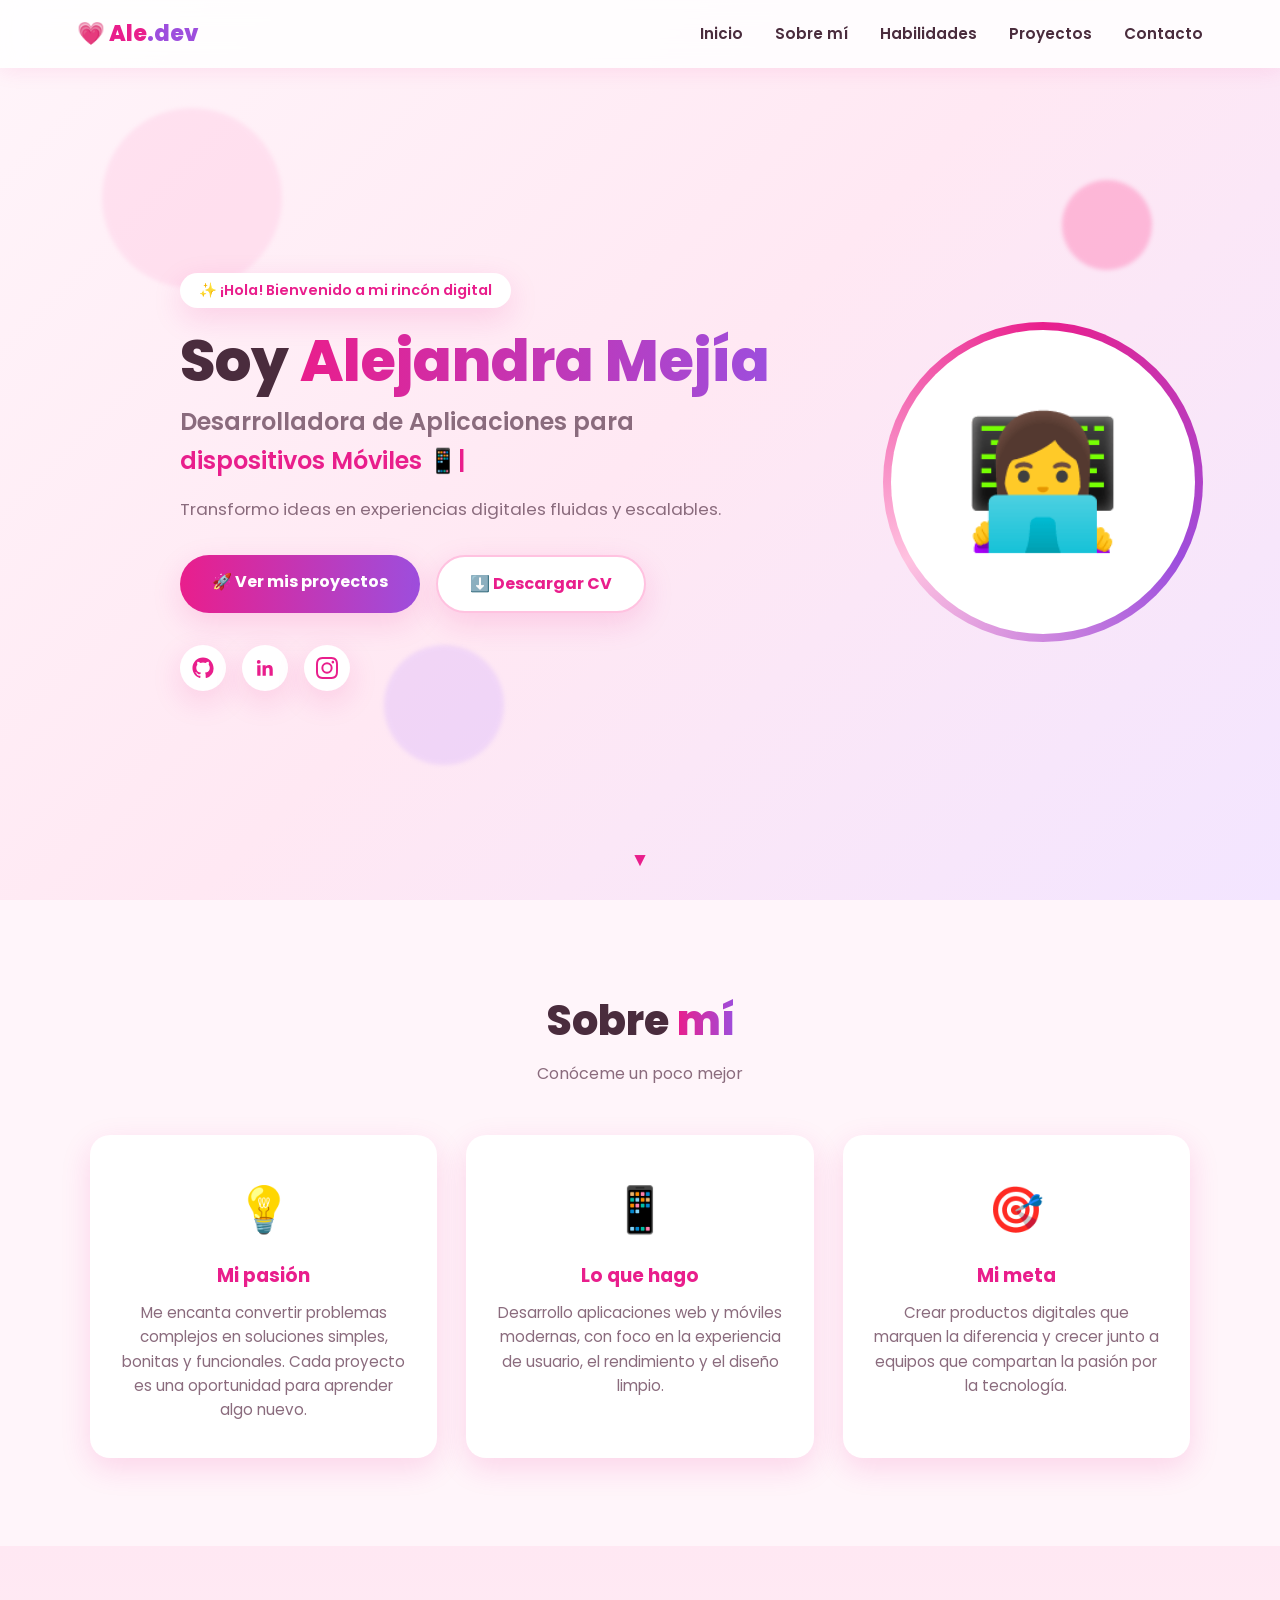
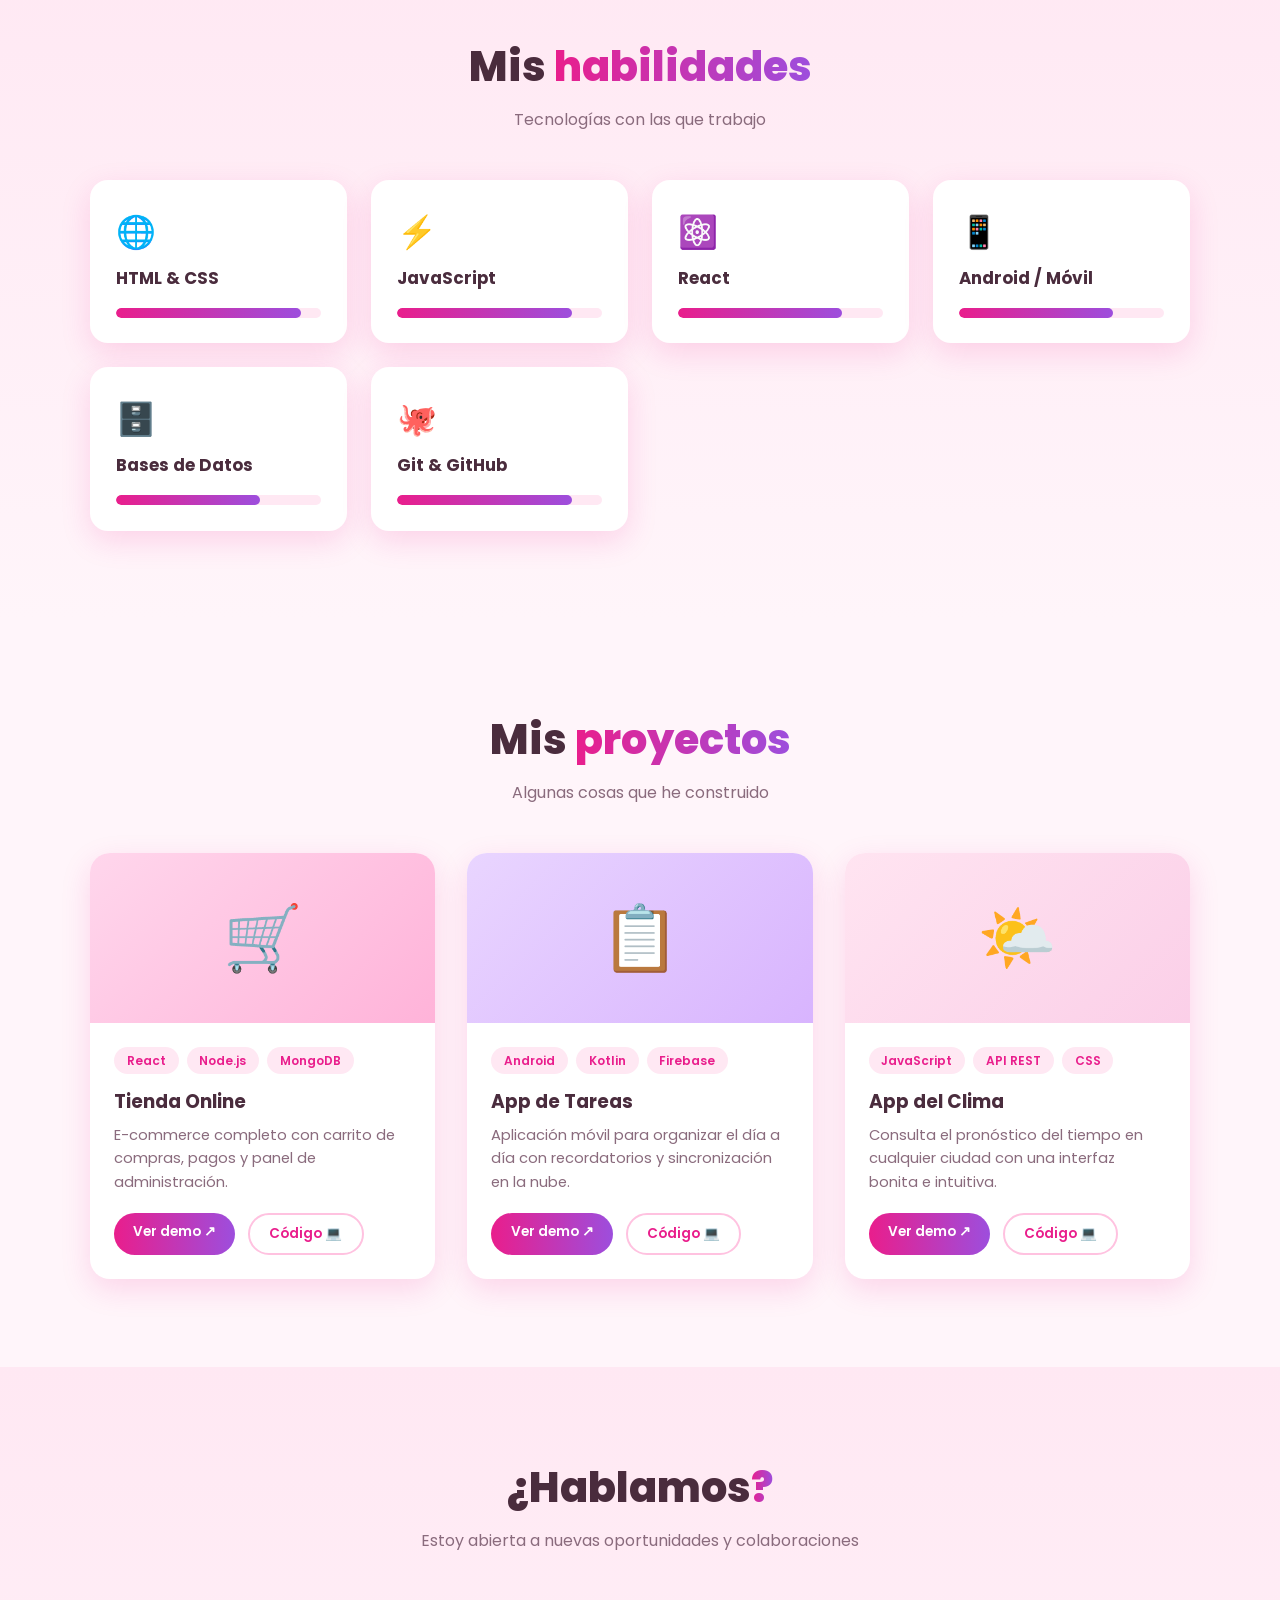
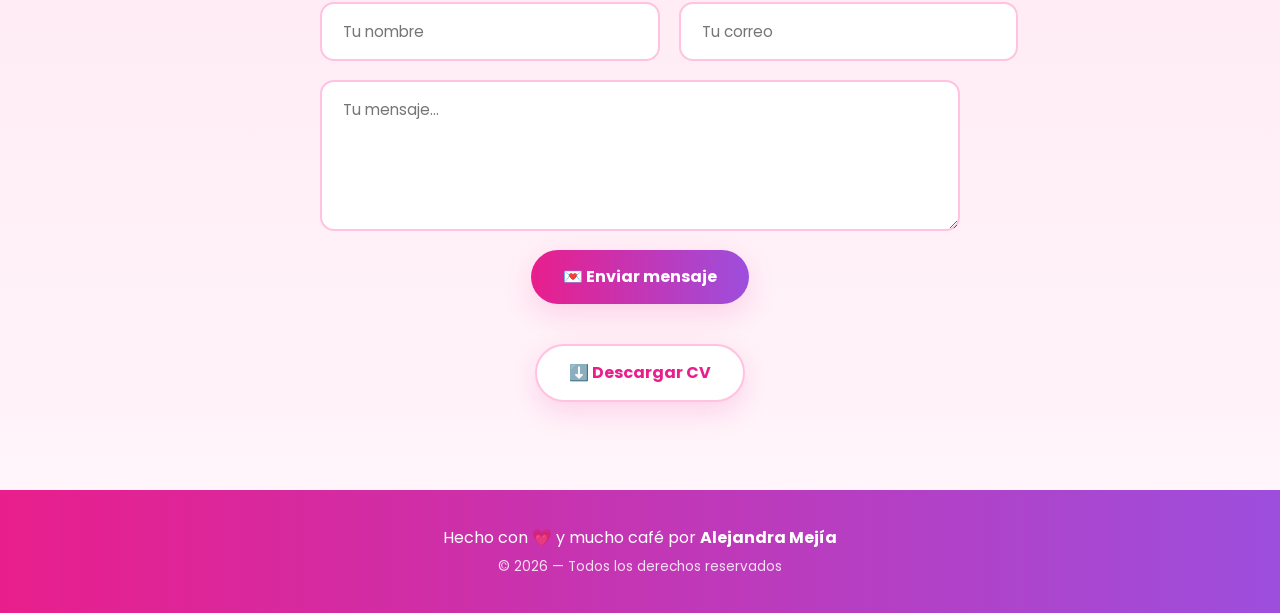
<file: index.html>
<!DOCTYPE html>
<html lang="es">
<head>
    <meta charset="UTF-8">
    <meta name="viewport" content="width=device-width, initial-scale=1.0">
    <title>Alejandra Mejía | Desarrolladora Web & Móvil</title>
    <link rel="preconnect" href="https://fonts.googleapis.com">
    <link href="https://fonts.googleapis.com/css2?family=Poppins:wght@300;400;600;700;800&display=swap" rel="stylesheet">
    <link rel="stylesheet" href="styles.css">
</head>
<body>

    <!-- ===== BARRA DE NAVEGACIÓN ===== -->
    <nav class="navbar">
        <div class="nav-logo">💗 Ale<span>.dev</span></div>
        <ul class="nav-links">
            <li><a href="#inicio">Inicio</a></li>
            <li><a href="#sobre-mi">Sobre mí</a></li>
            <li><a href="#habilidades">Habilidades</a></li>
            <li><a href="#proyectos">Proyectos</a></li>
            <li><a href="#contacto">Contacto</a></li>
        </ul>
        <button class="menu-toggle" id="menuToggle" aria-label="Abrir menú">☰</button>
    </nav>

    <!-- ===== HERO / PRESENTACIÓN ===== -->
    <header class="hero" id="inicio">
        <div class="hero-shapes">
            <span class="shape shape-1"></span>
            <span class="shape shape-2"></span>
            <span class="shape shape-3"></span>
        </div>

        <div class="hero-content">
            <p class="hero-greeting">✨ ¡Hola! Bienvenido a mi rincón digital</p>
            <h1>Soy <span class="gradient-text">Alejandra Mejía</span></h1>
            <h2 class="hero-subtitle">
                Desarrolladora de Aplicaciones para
                <span id="typing-text"></span><span class="cursor">|</span>
            </h2>
            <p class="hero-description">Transformo ideas en experiencias digitales fluidas y escalables.</p>

            <div class="hero-buttons">
                <a href="#proyectos" class="btn btn-primary">🚀 Ver mis proyectos</a>
                <a href="CV.pdf" download class="btn btn-secondary">⬇️ Descargar CV</a>
            </div>

            <div class="hero-social">
                <a href="#" title="GitHub" class="social-icon">
                    <svg viewBox="0 0 24 24" width="22" height="22" fill="currentColor"><path d="M12 .5C5.65.5.5 5.65.5 12c0 5.08 3.29 9.39 7.86 10.91.58.11.79-.25.79-.55v-1.94c-3.2.7-3.87-1.54-3.87-1.54-.52-1.33-1.28-1.68-1.28-1.68-1.04-.71.08-.7.08-.7 1.15.08 1.76 1.19 1.76 1.19 1.03 1.75 2.69 1.25 3.34.95.1-.74.4-1.25.72-1.54-2.55-.29-5.23-1.28-5.23-5.68 0-1.26.45-2.28 1.19-3.09-.12-.29-.52-1.46.11-3.05 0 0 .97-.31 3.17 1.18a11 11 0 0 1 5.78 0c2.2-1.49 3.16-1.18 3.16-1.18.63 1.59.24 2.76.12 3.05.74.81 1.18 1.83 1.18 3.09 0 4.42-2.69 5.39-5.25 5.67.41.36.78 1.06.78 2.14v3.17c0 .31.2.66.8.55A10.52 10.52 0 0 0 23.5 12C23.5 5.65 18.35.5 12 .5z"/></svg>
                </a>
                <a href="#" title="LinkedIn" class="social-icon">
                    <svg viewBox="0 0 24 24" width="22" height="22" fill="currentColor"><path d="M20.45 20.45h-3.56v-5.57c0-1.33-.02-3.04-1.85-3.04-1.85 0-2.14 1.45-2.14 2.94v5.67H9.34V9h3.42v1.56h.05c.48-.9 1.64-1.85 3.37-1.85 3.6 0 4.27 2.37 4.27 5.46v6.28zM5.34 7.43a2.07 2.07 0 1 1 0-4.13 2.07 2.07 0 0 1 0 4.13zM7.12 20.45H3.55V9h3.57v11.45z"/></svg>
                </a>
                <a href="#" title="Instagram" class="social-icon">
                    <svg viewBox="0 0 24 24" width="22" height="22" fill="currentColor"><path d="M12 2.16c3.2 0 3.58.01 4.85.07 1.17.05 1.8.25 2.23.41.56.22.96.48 1.38.9.42.42.68.82.9 1.38.16.42.36 1.06.41 2.23.06 1.27.07 1.65.07 4.85s-.01 3.58-.07 4.85c-.05 1.17-.25 1.8-.41 2.23-.22.56-.48.96-.9 1.38-.42.42-.82.68-1.38.9-.42.16-1.06.36-2.23.41-1.27.06-1.65.07-4.85.07s-3.58-.01-4.85-.07c-1.17-.05-1.8-.25-2.23-.41a3.72 3.72 0 0 1-1.38-.9 3.72 3.72 0 0 1-.9-1.38c-.16-.42-.36-1.06-.41-2.23-.06-1.27-.07-1.65-.07-4.85s.01-3.58.07-4.85c.05-1.17.25-1.8.41-2.23.22-.56.48-.96.9-1.38.42-.42.82-.68 1.38-.9.42-.16 1.06-.36 2.23-.41 1.27-.06 1.65-.07 4.85-.07M12 0C8.74 0 8.33.01 7.05.07 5.78.13 4.9.33 4.14.63c-.79.3-1.46.72-2.13 1.38A5.88 5.88 0 0 0 .63 4.14C.33 4.9.13 5.78.07 7.05.01 8.33 0 8.74 0 12s.01 3.67.07 4.95c.06 1.27.26 2.15.56 2.91.3.79.72 1.46 1.38 2.13a5.88 5.88 0 0 0 2.13 1.38c.76.3 1.64.5 2.91.56C8.33 23.99 8.74 24 12 24s3.67-.01 4.95-.07c1.27-.06 2.15-.26 2.91-.56a5.88 5.88 0 0 0 2.13-1.38 5.88 5.88 0 0 0 1.38-2.13c.3-.76.5-1.64.56-2.91.06-1.28.07-1.69.07-4.95s-.01-3.67-.07-4.95c-.06-1.27-.26-2.15-.56-2.91a5.88 5.88 0 0 0-1.38-2.13A5.88 5.88 0 0 0 19.86.63c-.76-.3-1.64-.5-2.91-.56C15.67.01 15.26 0 12 0zm0 5.84A6.16 6.16 0 1 0 12 18.16 6.16 6.16 0 0 0 12 5.84zM12 16a4 4 0 1 1 0-8 4 4 0 0 1 0 8zm7.85-10.4a1.44 1.44 0 1 1-2.88 0 1.44 1.44 0 0 1 2.88 0z"/></svg>
                </a>
            </div>
        </div>

        <div class="hero-avatar">
            <div class="avatar-ring">
                <div class="avatar-inner">👩‍💻</div>
            </div>
        </div>

        <a href="#sobre-mi" class="scroll-indicator" aria-label="Bajar">▼</a>
    </header>

    <!-- ===== SOBRE MÍ ===== -->
    <section class="section" id="sobre-mi">
        <h2 class="section-title">Sobre <span class="gradient-text">mí</span></h2>
        <p class="section-subtitle">Conóceme un poco mejor</p>

        <div class="about-grid">
            <div class="about-card reveal">
                <div class="about-icon">💡</div>
                <h3>Mi pasión</h3>
                <p>Me encanta convertir problemas complejos en soluciones simples, bonitas y funcionales. Cada proyecto es una oportunidad para aprender algo nuevo.</p>
            </div>
            <div class="about-card reveal">
                <div class="about-icon">📱</div>
                <h3>Lo que hago</h3>
                <p>Desarrollo aplicaciones web y móviles modernas, con foco en la experiencia de usuario, el rendimiento y el diseño limpio.</p>
            </div>
            <div class="about-card reveal">
                <div class="about-icon">🎯</div>
                <h3>Mi meta</h3>
                <p>Crear productos digitales que marquen la diferencia y crecer junto a equipos que compartan la pasión por la tecnología.</p>
            </div>
        </div>
    </section>

    <!-- ===== HABILIDADES ===== -->
    <section class="section section-alt" id="habilidades">
        <h2 class="section-title">Mis <span class="gradient-text">habilidades</span></h2>
        <p class="section-subtitle">Tecnologías con las que trabajo</p>

        <div class="skills-grid">
            <div class="skill-card reveal"><span class="skill-emoji">🌐</span><h3>HTML & CSS</h3><div class="skill-bar"><div class="skill-fill" data-level="90%"></div></div></div>
            <div class="skill-card reveal"><span class="skill-emoji">⚡</span><h3>JavaScript</h3><div class="skill-bar"><div class="skill-fill" data-level="85%"></div></div></div>
            <div class="skill-card reveal"><span class="skill-emoji">⚛️</span><h3>React</h3><div class="skill-bar"><div class="skill-fill" data-level="80%"></div></div></div>
            <div class="skill-card reveal"><span class="skill-emoji">📱</span><h3>Android / Móvil</h3><div class="skill-bar"><div class="skill-fill" data-level="75%"></div></div></div>
            <div class="skill-card reveal"><span class="skill-emoji">🗄️</span><h3>Bases de Datos</h3><div class="skill-bar"><div class="skill-fill" data-level="70%"></div></div></div>
            <div class="skill-card reveal"><span class="skill-emoji">🐙</span><h3>Git & GitHub</h3><div class="skill-bar"><div class="skill-fill" data-level="85%"></div></div></div>
        </div>
    </section>

    <!-- ===== PROYECTOS ===== -->
    <section class="section" id="proyectos">
        <h2 class="section-title">Mis <span class="gradient-text">proyectos</span></h2>
        <p class="section-subtitle">Algunas cosas que he construido</p>

        <div class="projects-grid">
            <article class="project-card reveal">
                <div class="project-img project-img-1">🛒</div>
                <div class="project-body">
                    <div class="project-tags"><span>React</span><span>Node.js</span><span>MongoDB</span></div>
                    <h3>Tienda Online</h3>
                    <p>E-commerce completo con carrito de compras, pagos y panel de administración.</p>
                    <div class="project-links">
                        <a href="#" class="btn-small">Ver demo ↗</a>
                        <a href="#" class="btn-small btn-outline">Código 💻</a>
                    </div>
                </div>
            </article>

            <article class="project-card reveal">
                <div class="project-img project-img-2">📋</div>
                <div class="project-body">
                    <div class="project-tags"><span>Android</span><span>Kotlin</span><span>Firebase</span></div>
                    <h3>App de Tareas</h3>
                    <p>Aplicación móvil para organizar el día a día con recordatorios y sincronización en la nube.</p>
                    <div class="project-links">
                        <a href="#" class="btn-small">Ver demo ↗</a>
                        <a href="#" class="btn-small btn-outline">Código 💻</a>
                    </div>
                </div>
            </article>

            <article class="project-card reveal">
                <div class="project-img project-img-3">🌤️</div>
                <div class="project-body">
                    <div class="project-tags"><span>JavaScript</span><span>API REST</span><span>CSS</span></div>
                    <h3>App del Clima</h3>
                    <p>Consulta el pronóstico del tiempo en cualquier ciudad con una interfaz bonita e intuitiva.</p>
                    <div class="project-links">
                        <a href="#" class="btn-small">Ver demo ↗</a>
                        <a href="#" class="btn-small btn-outline">Código 💻</a>
                    </div>
                </div>
            </article>
        </div>
    </section>

    <!-- ===== CONTACTO ===== -->
    <section class="section section-alt" id="contacto">
        <h2 class="section-title">¿Hablamos<span class="gradient-text">?</span></h2>
        <p class="section-subtitle">Estoy abierta a nuevas oportunidades y colaboraciones</p>

        <form class="contact-form reveal" onsubmit="event.preventDefault(); alert('💌 ¡Gracias por tu mensaje! Te responderé pronto.');">
            <div class="form-row">
                <input type="text" placeholder="Tu nombre" required>
                <input type="email" placeholder="Tu correo" required>
            </div>
            <textarea rows="5" placeholder="Tu mensaje..." required></textarea>
            <button type="submit" class="btn btn-primary">💌 Enviar mensaje</button>
        </form>

        <div class="contact-extra">
            <a href="CV.pdf" download class="btn btn-secondary">⬇️ Descargar CV</a>
        </div>
    </section>

    <!-- ===== FOOTER ===== -->
    <footer class="footer">
        <p>Hecho con 💗 y mucho café por <strong>Alejandra Mejía</strong></p>
        <p class="footer-copy">© 2026 — Todos los derechos reservados</p>
    </footer>

    <!-- Botón volver arriba -->
    <button class="back-to-top" id="backToTop" aria-label="Volver arriba">↑</button>

    <script src="script.js"></script>
</body>
</html>
</file>
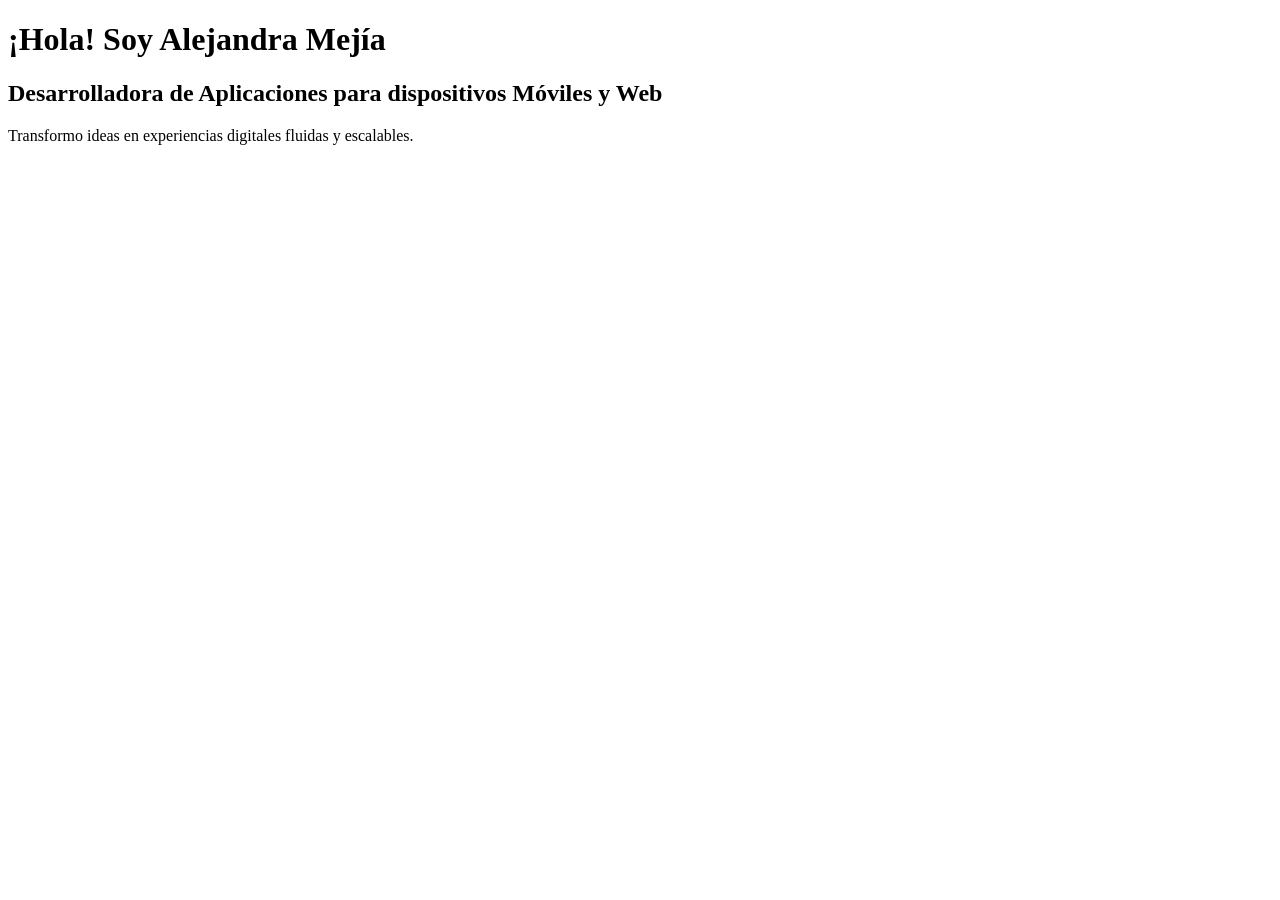
<file: inex.html>
<!DOCTYPE html>
<html lang="es">
<head>
    <meta charset="UTF-8">
    <meta name="viewport" content="width=device-width, initial-scale=1.0">
    <title>pagina webb</title>
</head>
<body>
</header>
   <h1>¡Hola! Soy Alejandra Mejía</h1>
   <h2>Desarrolladora de Aplicaciones para dispositivos Móviles y Web</h2>
   <p style="text-align: margin left;">Transformo ideas en experiencias digitales fluidas y escalables.</p>
</file>
<file: styles.css>
/* ============================================
   PALETA ROSADA Y VARIABLES
============================================ */
:root {
    --rosa-fuerte: #e91e8c;
    --rosa-medio: #ff5fa2;
    --rosa-claro: #ffc2e0;
    --rosa-fondo: #fff5fa;
    --rosa-pastel: #ffe8f3;
    --morado: #9d4edd;
    --texto: #4a2c3d;
    --texto-suave: #8a6b7d;
    --blanco: #ffffff;
    --sombra: 0 10px 30px rgba(233, 30, 140, 0.15);
    --sombra-hover: 0 15px 40px rgba(233, 30, 140, 0.3);
    --transicion: all 0.3s ease;
}

* {
    margin: 0;
    padding: 0;
    box-sizing: border-box;
}

html {
    scroll-behavior: smooth;
}

body {
    font-family: 'Poppins', sans-serif;
    color: var(--texto);
    background: var(--rosa-fondo);
    line-height: 1.6;
    overflow-x: hidden;
}

/* ============================================
   NAVEGACIÓN
============================================ */
.navbar {
    position: fixed;
    top: 0;
    width: 100%;
    display: flex;
    justify-content: space-between;
    align-items: center;
    padding: 1rem 6%;
    background: rgba(255, 255, 255, 0.85);
    backdrop-filter: blur(12px);
    box-shadow: 0 2px 20px rgba(233, 30, 140, 0.1);
    z-index: 1000;
}

.nav-logo {
    font-size: 1.4rem;
    font-weight: 800;
    color: var(--rosa-fuerte);
}

.nav-logo span {
    color: var(--morado);
}

.nav-links {
    display: flex;
    gap: 2rem;
    list-style: none;
}

.nav-links a {
    text-decoration: none;
    color: var(--texto);
    font-weight: 600;
    font-size: 0.95rem;
    position: relative;
    transition: var(--transicion);
}

.nav-links a::after {
    content: '';
    position: absolute;
    bottom: -4px;
    left: 0;
    width: 0;
    height: 3px;
    border-radius: 3px;
    background: linear-gradient(90deg, var(--rosa-fuerte), var(--morado));
    transition: width 0.3s ease;
}

.nav-links a:hover {
    color: var(--rosa-fuerte);
}

.nav-links a:hover::after {
    width: 100%;
}

.menu-toggle {
    display: none;
    background: none;
    border: none;
    font-size: 1.6rem;
    color: var(--rosa-fuerte);
    cursor: pointer;
}

/* ============================================
   HERO
============================================ */
.hero {
    min-height: 100vh;
    display: flex;
    align-items: center;
    justify-content: space-between;
    gap: 2rem;
    padding: 7rem 6% 3rem;
    background: linear-gradient(135deg, var(--rosa-fondo) 0%, var(--rosa-pastel) 50%, #f3e5ff 100%);
    position: relative;
}

.hero-content {
    max-width: 600px;
    z-index: 2;
}

.hero-greeting {
    display: inline-block;
    background: var(--blanco);
    padding: 0.4rem 1.2rem;
    border-radius: 50px;
    font-size: 0.9rem;
    font-weight: 600;
    color: var(--rosa-fuerte);
    box-shadow: var(--sombra);
    margin-bottom: 1.2rem;
    animation: flotar 3s ease-in-out infinite;
}

.hero h1 {
    font-size: clamp(2.2rem, 5vw, 3.6rem);
    font-weight: 800;
    line-height: 1.15;
    margin-bottom: 0.6rem;
}

.gradient-text {
    background: linear-gradient(90deg, var(--rosa-fuerte), var(--morado));
    -webkit-background-clip: text;
    background-clip: text;
    -webkit-text-fill-color: transparent;
}

.hero-subtitle {
    font-size: clamp(1.1rem, 2.5vw, 1.5rem);
    font-weight: 600;
    color: var(--texto-suave);
    margin-bottom: 1rem;
    min-height: 2.4rem;
}

#typing-text {
    color: var(--rosa-fuerte);
}

.cursor {
    color: var(--rosa-fuerte);
    animation: parpadeo 0.8s infinite;
}

.hero-description {
    font-size: 1.05rem;
    color: var(--texto-suave);
    margin-bottom: 2rem;
}

/* Botones */
.hero-buttons {
    display: flex;
    gap: 1rem;
    flex-wrap: wrap;
    margin-bottom: 2rem;
}

.btn {
    display: inline-block;
    padding: 0.9rem 2rem;
    border-radius: 50px;
    text-decoration: none;
    font-weight: 700;
    font-size: 1rem;
    transition: var(--transicion);
    border: none;
    cursor: pointer;
    font-family: inherit;
}

.btn-primary {
    background: linear-gradient(90deg, var(--rosa-fuerte), var(--morado));
    color: var(--blanco);
    box-shadow: var(--sombra);
}

.btn-primary:hover {
    transform: translateY(-4px) scale(1.03);
    box-shadow: var(--sombra-hover);
}

.btn-secondary {
    background: var(--blanco);
    color: var(--rosa-fuerte);
    border: 2px solid var(--rosa-claro);
    box-shadow: var(--sombra);
}

.btn-secondary:hover {
    transform: translateY(-4px);
    border-color: var(--rosa-fuerte);
    box-shadow: var(--sombra-hover);
}

/* Redes sociales */
.hero-social {
    display: flex;
    gap: 1rem;
}

.social-icon {
    display: flex;
    align-items: center;
    justify-content: center;
    width: 46px;
    height: 46px;
    border-radius: 50%;
    background: var(--blanco);
    color: var(--rosa-fuerte);
    box-shadow: var(--sombra);
    transition: var(--transicion);
}

.social-icon:hover {
    background: linear-gradient(135deg, var(--rosa-fuerte), var(--morado));
    color: var(--blanco);
    transform: translateY(-5px) rotate(8deg);
}

/* Avatar */
.hero-avatar {
    z-index: 2;
}

.avatar-ring {
    width: clamp(220px, 26vw, 320px);
    height: clamp(220px, 26vw, 320px);
    border-radius: 50%;
    background: conic-gradient(var(--rosa-fuerte), var(--morado), var(--rosa-claro), var(--rosa-fuerte));
    display: flex;
    align-items: center;
    justify-content: center;
    animation: girar 8s linear infinite;
    padding: 8px;
}

.avatar-inner {
    width: 100%;
    height: 100%;
    border-radius: 50%;
    background: var(--blanco);
    display: flex;
    align-items: center;
    justify-content: center;
    font-size: clamp(5rem, 10vw, 8rem);
    animation: girar-inverso 8s linear infinite;
}

/* Formas decorativas flotantes */
.shape {
    position: absolute;
    border-radius: 50%;
    opacity: 0.35;
    z-index: 1;
    filter: blur(2px);
}

.shape-1 {
    width: 180px;
    height: 180px;
    background: var(--rosa-claro);
    top: 12%;
    left: 8%;
    animation: flotar 6s ease-in-out infinite;
}

.shape-2 {
    width: 120px;
    height: 120px;
    background: #d8b4fe;
    bottom: 15%;
    left: 30%;
    animation: flotar 5s ease-in-out infinite reverse;
}

.shape-3 {
    width: 90px;
    height: 90px;
    background: var(--rosa-medio);
    top: 20%;
    right: 10%;
    animation: flotar 7s ease-in-out infinite;
}

/* Indicador de scroll */
.scroll-indicator {
    position: absolute;
    bottom: 1.5rem;
    left: 50%;
    transform: translateX(-50%);
    color: var(--rosa-fuerte);
    font-size: 1.2rem;
    text-decoration: none;
    animation: rebote 1.8s infinite;
}

/* ============================================
   SECCIONES GENERALES
============================================ */
.section {
    padding: 5.5rem 6%;
}

.section-alt {
    background: linear-gradient(180deg, var(--rosa-pastel), var(--rosa-fondo));
}

.section-title {
    text-align: center;
    font-size: clamp(1.8rem, 4vw, 2.6rem);
    font-weight: 800;
    margin-bottom: 0.4rem;
}

.section-subtitle {
    text-align: center;
    color: var(--texto-suave);
    margin-bottom: 3rem;
}

/* ============================================
   SOBRE MÍ
============================================ */
.about-grid {
    display: grid;
    grid-template-columns: repeat(auto-fit, minmax(260px, 1fr));
    gap: 1.8rem;
    max-width: 1100px;
    margin: 0 auto;
}

.about-card {
    background: var(--blanco);
    padding: 2.2rem 1.8rem;
    border-radius: 20px;
    text-align: center;
    box-shadow: var(--sombra);
    transition: var(--transicion);
    border-top: 4px solid transparent;
}

.about-card:hover {
    transform: translateY(-10px);
    border-top-color: var(--rosa-fuerte);
    box-shadow: var(--sombra-hover);
}

.about-icon {
    font-size: 2.8rem;
    margin-bottom: 1rem;
}

.about-card h3 {
    margin-bottom: 0.6rem;
    color: var(--rosa-fuerte);
}

.about-card p {
    color: var(--texto-suave);
    font-size: 0.95rem;
}

/* ============================================
   HABILIDADES
============================================ */
.skills-grid {
    display: grid;
    grid-template-columns: repeat(auto-fit, minmax(240px, 1fr));
    gap: 1.5rem;
    max-width: 1100px;
    margin: 0 auto;
}

.skill-card {
    background: var(--blanco);
    padding: 1.6rem;
    border-radius: 18px;
    box-shadow: var(--sombra);
    transition: var(--transicion);
}

.skill-card:hover {
    transform: translateY(-6px) rotate(-1deg);
    box-shadow: var(--sombra-hover);
}

.skill-emoji {
    font-size: 2rem;
}

.skill-card h3 {
    margin: 0.5rem 0 1rem;
    font-size: 1.05rem;
}

.skill-bar {
    width: 100%;
    height: 10px;
    background: var(--rosa-pastel);
    border-radius: 10px;
    overflow: hidden;
}

.skill-fill {
    height: 100%;
    width: 0;
    border-radius: 10px;
    background: linear-gradient(90deg, var(--rosa-fuerte), var(--morado));
    transition: width 1.2s ease;
}

/* ============================================
   PROYECTOS
============================================ */
.projects-grid {
    display: grid;
    grid-template-columns: repeat(auto-fit, minmax(290px, 1fr));
    gap: 2rem;
    max-width: 1100px;
    margin: 0 auto;
}

.project-card {
    background: var(--blanco);
    border-radius: 20px;
    overflow: hidden;
    box-shadow: var(--sombra);
    transition: var(--transicion);
}

.project-card:hover {
    transform: translateY(-10px);
    box-shadow: var(--sombra-hover);
}

.project-img {
    height: 170px;
    display: flex;
    align-items: center;
    justify-content: center;
    font-size: 4rem;
}

.project-img-1 { background: linear-gradient(135deg, #ffd6ec, #ffb3d9); }
.project-img-2 { background: linear-gradient(135deg, #e9d5ff, #d8b4fe); }
.project-img-3 { background: linear-gradient(135deg, #ffe4f1, #fbcfe8); }

.project-body {
    padding: 1.5rem;
}

.project-tags {
    display: flex;
    gap: 0.5rem;
    flex-wrap: wrap;
    margin-bottom: 0.8rem;
}

.project-tags span {
    background: var(--rosa-pastel);
    color: var(--rosa-fuerte);
    font-size: 0.75rem;
    font-weight: 600;
    padding: 0.25rem 0.8rem;
    border-radius: 50px;
}

.project-body h3 {
    margin-bottom: 0.4rem;
}

.project-body p {
    color: var(--texto-suave);
    font-size: 0.92rem;
    margin-bottom: 1.2rem;
}

.project-links {
    display: flex;
    gap: 0.8rem;
}

.btn-small {
    padding: 0.5rem 1.2rem;
    border-radius: 50px;
    font-size: 0.85rem;
    font-weight: 600;
    text-decoration: none;
    background: linear-gradient(90deg, var(--rosa-fuerte), var(--morado));
    color: var(--blanco);
    transition: var(--transicion);
}

.btn-small.btn-outline {
    background: transparent;
    color: var(--rosa-fuerte);
    border: 2px solid var(--rosa-claro);
}

.btn-small:hover {
    transform: translateY(-3px);
    box-shadow: var(--sombra);
}

/* ============================================
   CONTACTO
============================================ */
.contact-form {
    max-width: 640px;
    margin: 0 auto;
    display: flex;
    flex-direction: column;
    gap: 1.2rem;
}

.form-row {
    display: flex;
    gap: 1.2rem;
}

.contact-form input,
.contact-form textarea {
    flex: 1;
    padding: 1rem 1.3rem;
    border: 2px solid var(--rosa-claro);
    border-radius: 14px;
    font-family: inherit;
    font-size: 0.95rem;
    color: var(--texto);
    background: var(--blanco);
    transition: var(--transicion);
    resize: vertical;
}

.contact-form input:focus,
.contact-form textarea:focus {
    outline: none;
    border-color: var(--rosa-fuerte);
    box-shadow: 0 0 0 4px rgba(233, 30, 140, 0.12);
}

.contact-form .btn {
    align-self: center;
}

.contact-extra {
    text-align: center;
    margin-top: 2.5rem;
}

/* ============================================
   FOOTER
============================================ */
.footer {
    background: linear-gradient(90deg, var(--rosa-fuerte), var(--morado));
    color: var(--blanco);
    text-align: center;
    padding: 2.2rem 6%;
}

.footer-copy {
    font-size: 0.85rem;
    opacity: 0.85;
    margin-top: 0.3rem;
}

/* Botón volver arriba */
.back-to-top {
    position: fixed;
    bottom: 1.8rem;
    right: 1.8rem;
    width: 50px;
    height: 50px;
    border-radius: 50%;
    border: none;
    background: linear-gradient(135deg, var(--rosa-fuerte), var(--morado));
    color: var(--blanco);
    font-size: 1.3rem;
    cursor: pointer;
    box-shadow: var(--sombra-hover);
    opacity: 0;
    pointer-events: none;
    transition: var(--transicion);
    z-index: 900;
}

.back-to-top.visible {
    opacity: 1;
    pointer-events: auto;
}

.back-to-top:hover {
    transform: translateY(-5px);
}

/* ============================================
   ANIMACIONES
============================================ */
@keyframes flotar {
    0%, 100% { transform: translateY(0); }
    50% { transform: translateY(-14px); }
}

@keyframes parpadeo {
    0%, 100% { opacity: 1; }
    50% { opacity: 0; }
}

@keyframes girar {
    to { transform: rotate(360deg); }
}

@keyframes girar-inverso {
    to { transform: rotate(-360deg); }
}

@keyframes rebote {
    0%, 100% { transform: translate(-50%, 0); }
    50% { transform: translate(-50%, 10px); }
}

/* Revelado al hacer scroll */
.reveal {
    opacity: 0;
    transform: translateY(40px);
    transition: opacity 0.7s ease, transform 0.7s ease;
}

.reveal.visible {
    opacity: 1;
    transform: translateY(0);
}

/* ============================================
   RESPONSIVE
============================================ */
@media (max-width: 860px) {
    .hero {
        flex-direction: column-reverse;
        text-align: center;
        justify-content: center;
    }

    .hero-buttons,
    .hero-social {
        justify-content: center;
    }

    .menu-toggle {
        display: block;
    }

    .nav-links {
        position: fixed;
        top: 64px;
        right: -100%;
        flex-direction: column;
        background: var(--blanco);
        width: 70%;
        height: calc(100vh - 64px);
        padding: 2.5rem 2rem;
        gap: 1.6rem;
        box-shadow: -5px 0 25px rgba(233, 30, 140, 0.15);
        transition: right 0.35s ease;
    }

    .nav-links.open {
        right: 0;
    }

    .form-row {
        flex-direction: column;
    }
}
</file>
